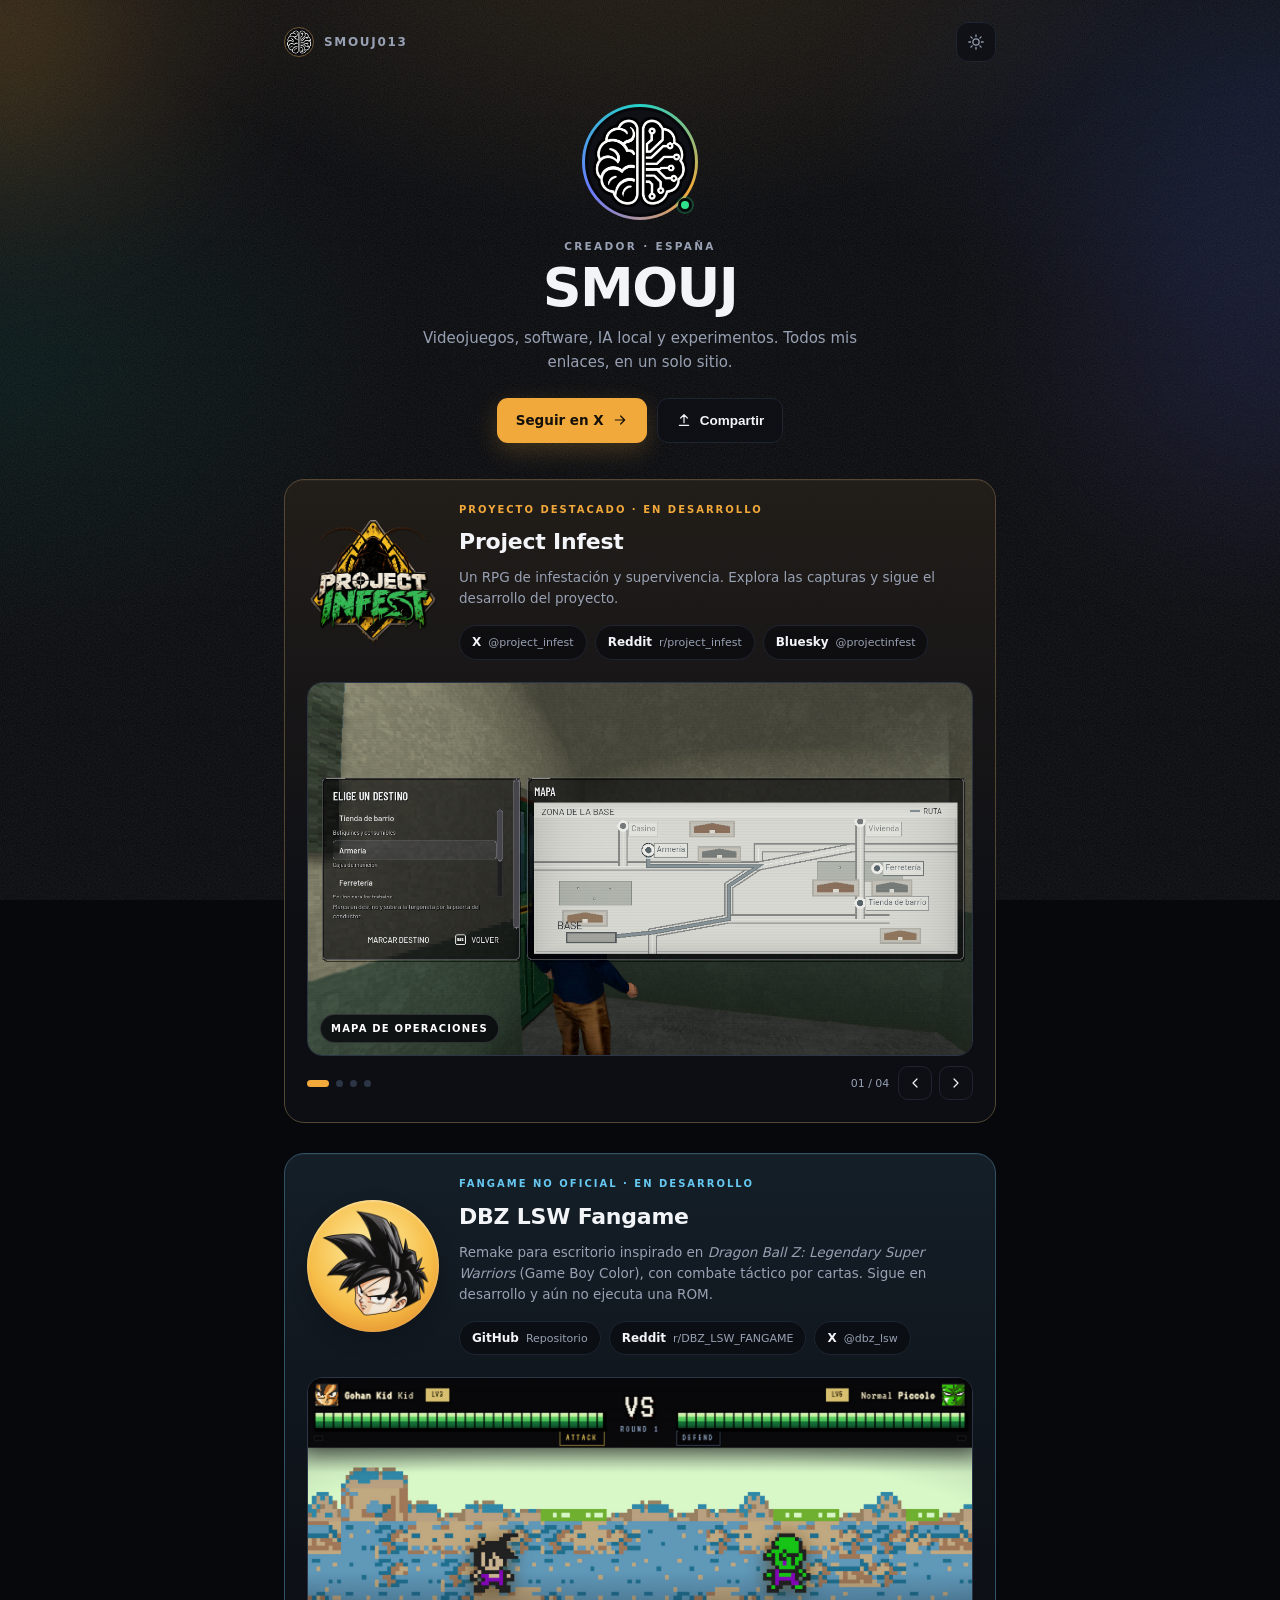
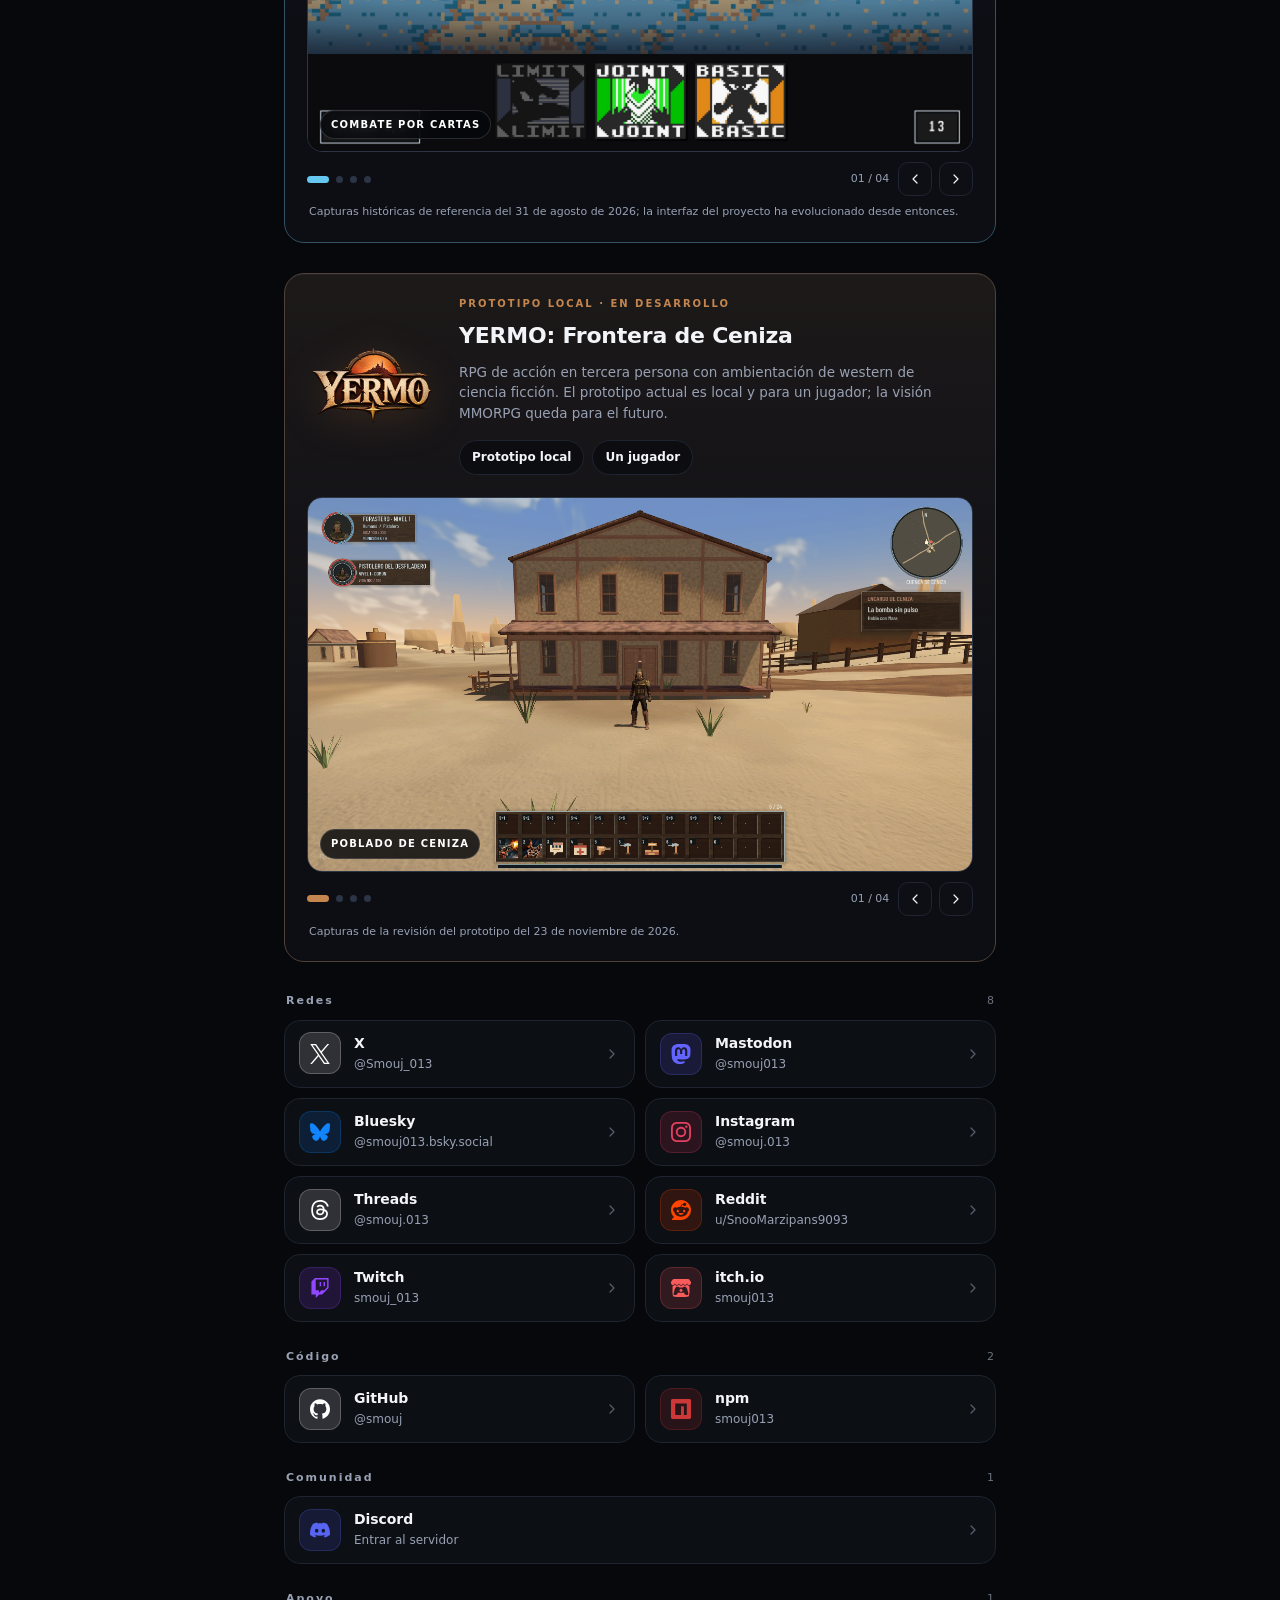
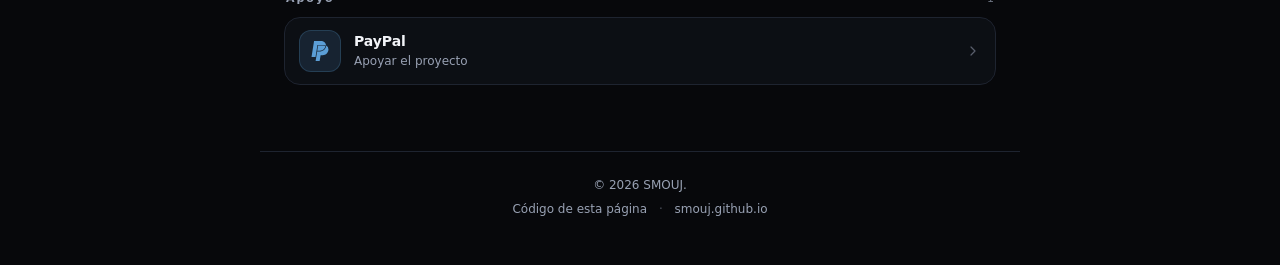
<file: index.html>
<!doctype html>
<html lang="es" data-theme="dark">
<head>
<meta charset="utf-8" />
<meta name="viewport" content="width=device-width, initial-scale=1" />
<title>SMOUJ · Todos mis enlaces</title>
<meta name="description" content="Videojuegos, software, IA local y proyectos como YERMO, Project Infest y DBZ LSW. Todos los enlaces de SMOUJ en un solo lugar." />
<link rel="canonical" href="https://smouj.github.io/" />
<meta name="theme-color" content="#07080b" />
<meta property="og:type" content="website" />
<meta property="og:title" content="SMOUJ · Todos mis enlaces" />
<meta property="og:description" content="Videojuegos, software, IA local y proyectos como YERMO, Project Infest y DBZ LSW. Un solo enlace para encontrarme." />
<meta property="og:url" content="https://smouj.github.io/" />
<meta property="og:image" content="https://smouj.github.io/assets/og.png" />
<meta property="og:image:width" content="1200" />
<meta property="og:image:height" content="630" />
<meta name="twitter:card" content="summary_large_image" />
<meta name="twitter:site" content="@Smouj_013" />
<meta name="twitter:title" content="SMOUJ · Todos mis enlaces" />
<meta name="twitter:description" content="Videojuegos, software, IA local y experimentos. Un solo enlace para encontrarme." />
<meta name="twitter:image" content="https://smouj.github.io/assets/og.png" />
<link rel="icon" href="assets/favicon-32.png" sizes="32x32" type="image/png" />
<link rel="icon" href="assets/favicon-192.png" sizes="192x192" type="image/png" />
<link rel="apple-touch-icon" href="assets/apple-touch-icon.png" />
<link rel="manifest" href="site.webmanifest" />
<link rel="stylesheet" href="assets/styles.css" />
<script type="application/ld+json">
{
  "@context": "https://schema.org",
  "@type": "Person",
  "name": "SMOUJ",
  "alternateName": "SMOUJ013",
  "url": "https://smouj.github.io/",
  "image": "https://smouj.github.io/assets/avatar.png",
  "jobTitle": "Creador de videojuegos y software",
  "sameAs": [
    "https://github.com/smouj",
    "https://x.com/Smouj_013",
    "https://mastodon.social/@smouj013",
    "https://bsky.app/profile/smouj013.bsky.social",
    "https://www.instagram.com/smouj.013",
    "https://www.threads.net/@smouj.013",
    "https://www.reddit.com/user/SnooMarzipans9093",
    "https://www.twitch.tv/smouj_013",
    "https://smouj013.itch.io/",
    "https://www.npmjs.com/~smouj013"
  ]
}
</script>
</head>
<body>
<a class="skip" href="#contenido">Saltar al contenido</a>
<div class="backdrop" aria-hidden="true">
  <span class="orb orb-a"></span>
  <span class="orb orb-b"></span>
  <span class="grain"></span>
</div>

<header class="topbar">
  <a class="brand" href="/" aria-label="Inicio">
    <img class="brand-mark" src="assets/avatar.png" alt="" width="30" height="30" />
    <span class="brand-text">SMOUJ013</span>
  </a>
  <button class="icon-btn" id="theme-toggle" type="button" aria-label="Cambiar a tema claro" aria-pressed="false">
    <svg class="i-sun" viewBox="0 0 24 24" aria-hidden="true"><circle cx="12" cy="12" r="4.2"/><path d="M12 2.5v2.2M12 19.3v2.2M2.5 12h2.2M19.3 12h2.2M5.2 5.2l1.6 1.6M17.2 17.2l1.6 1.6M18.8 5.2l-1.6 1.6M6.8 17.2l-1.6 1.6"/></svg>
    <svg class="i-moon" viewBox="0 0 24 24" aria-hidden="true"><path d="M20.5 14.6A8.6 8.6 0 0 1 9.4 3.5 8.8 8.8 0 1 0 20.5 14.6Z"/></svg>
  </button>
</header>

<main id="contenido">
  <section class="hero">
    <div class="avatar">
      <img src="assets/avatar.png" alt="Avatar de SMOUJ" width="112" height="112" />
      <span class="status" title="Disponible"></span>
    </div>
    <p class="eyebrow">CREADOR · ESPAÑA</p>
    <h1>SMOUJ</h1>
    <p class="lede">Videojuegos, software, IA local y experimentos. Todos mis enlaces, en un solo sitio.</p>

    <div class="actions">
      <a class="btn btn-primary" href="https://x.com/Smouj_013" target="_blank" rel="me noopener">
        Seguir en X
        <svg viewBox="0 0 24 24" aria-hidden="true"><path d="M5 12h13M13 6l6 6-6 6"/></svg>
      </a>
      <button class="btn btn-ghost" id="share" type="button">
        <svg viewBox="0 0 24 24" aria-hidden="true"><path d="M12 16V4M7 9l5-5 5 5M5 20h14"/></svg>
        Compartir
      </button>
    </div>
  </section>

  <section class="project reveal" style="--i:0" aria-labelledby="project-title">
    <div class="project-heading">
      <img class="project-logo" src="assets/projects/project-infest/logo.png" alt="Logotipo de Project Infest" width="144" height="144" decoding="async" />
      <div class="project-intro">
        <p class="kicker">PROYECTO DESTACADO · EN DESARROLLO</p>
        <h2 id="project-title">Project Infest</h2>
        <p class="project-copy">Un RPG de infestación y supervivencia. Explora las capturas y sigue el desarrollo del proyecto.</p>
        <div class="chips">
          <a class="chip" href="https://x.com/project_infest" target="_blank" rel="noopener">X <span>@project_infest</span></a>
          <a class="chip" href="https://www.reddit.com/r/project_infest/" target="_blank" rel="noopener">Reddit <span>r/project_infest</span></a>
          <a class="chip" href="https://bsky.app/profile/projectinfest.bsky.social" target="_blank" rel="noopener">Bluesky <span>@projectinfest</span></a>
        </div>
      </div>
    </div>

    <div class="project-gallery" data-gallery role="region" aria-label="Galería de capturas de Project Infest">
      <div class="gallery-stage">
        <figure class="gallery-slide" data-gallery-slide aria-label="1 de 4: Mapa de destinos">
          <img src="assets/projects/project-infest/mapa-de-destinos.png" alt="Mapa de destinos y rutas disponible desde la base de operaciones." width="1280" height="720" loading="lazy" decoding="async" />
          <figcaption>Mapa de operaciones</figcaption>
        </figure>
        <figure class="gallery-slide" data-gallery-slide aria-label="2 de 4: Salida de la base" hidden>
          <img src="assets/projects/project-infest/salida-de-base.png" alt="Confirmación de salida desde la base antes de viajar a una zona." width="1280" height="720" loading="lazy" decoding="async" />
          <figcaption>Preparar una salida</figcaption>
        </figure>
        <figure class="gallery-slide" data-gallery-slide aria-label="3 de 4: Recuperación de muestras" hidden>
          <img src="assets/projects/project-infest/recuperacion-de-muestras.png" alt="Resumen de especímenes recuperados al volver a la base." width="1280" height="720" loading="lazy" decoding="async" />
          <figcaption>Recuperación de muestras</figcaption>
        </figure>
        <figure class="gallery-slide" data-gallery-slide aria-label="4 de 4: Ferretería y equipo" hidden>
          <img src="assets/projects/project-infest/ferreteria-y-equipo.png" alt="Selección de una herramienta en la ferretería del juego." width="1280" height="720" loading="lazy" decoding="async" />
          <figcaption>Equipo y suministros</figcaption>
        </figure>
      </div>
      <div class="gallery-meta">
        <div class="gallery-dots" role="group" aria-label="Elegir captura">
          <button class="gallery-dot" type="button" data-gallery-dot="0" aria-label="Mostrar captura 1 de 4" aria-pressed="true"></button>
          <button class="gallery-dot" type="button" data-gallery-dot="1" aria-label="Mostrar captura 2 de 4" aria-pressed="false"></button>
          <button class="gallery-dot" type="button" data-gallery-dot="2" aria-label="Mostrar captura 3 de 4" aria-pressed="false"></button>
          <button class="gallery-dot" type="button" data-gallery-dot="3" aria-label="Mostrar captura 4 de 4" aria-pressed="false"></button>
        </div>
        <div class="gallery-controls">
          <span class="gallery-count" data-gallery-count aria-live="polite">01 / 04</span>
          <button class="gallery-control" type="button" data-gallery-prev aria-label="Captura anterior">
            <svg viewBox="0 0 24 24" aria-hidden="true"><path d="m15 18-6-6 6-6"/></svg>
          </button>
          <button class="gallery-control" type="button" data-gallery-next aria-label="Captura siguiente">
            <svg viewBox="0 0 24 24" aria-hidden="true"><path d="m9 18 6-6-6-6"/></svg>
          </button>
        </div>
      </div>
    </div>
  </section>

  <section class="project project-dbz reveal" style="--i:1" aria-labelledby="dbz-project-title">
    <div class="project-heading">
      <img class="project-logo" src="assets/projects/dbz-lsw/logo.png" alt="Icono del fangame DBZ LSW" width="144" height="144" decoding="async" />
      <div class="project-intro">
        <p class="kicker">FANGAME NO OFICIAL · EN DESARROLLO</p>
        <h2 id="dbz-project-title">DBZ LSW Fangame</h2>
        <p class="project-copy">Remake para escritorio inspirado en <em>Dragon Ball Z: Legendary Super Warriors</em> (Game Boy Color), con combate táctico por cartas. Sigue en desarrollo y aún no ejecuta una ROM.</p>
        <div class="chips">
          <a class="chip" href="https://github.com/smouj/dbz-lsw-fangame" target="_blank" rel="noopener">GitHub <span>Repositorio</span></a>
          <a class="chip" href="https://www.reddit.com/r/DBZ_LSW_FANGAME/" target="_blank" rel="noopener">Reddit <span>r/DBZ_LSW_FANGAME</span></a>
          <a class="chip" href="https://x.com/dbz_lsw" target="_blank" rel="noopener">X <span>@dbz_lsw</span></a>
        </div>
      </div>
    </div>

    <div class="project-gallery" data-gallery role="region" aria-label="Galería de capturas históricas de DBZ LSW">
      <div class="gallery-stage">
        <figure class="gallery-slide" data-gallery-slide aria-label="1 de 4: Combate">
          <img src="assets/projects/dbz-lsw/combate.png" alt="Captura histórica de un combate entre Gohan Niño y Piccolo en la arena." width="1410" height="792" loading="lazy" decoding="async" />
          <figcaption>Combate por cartas</figcaption>
        </figure>
        <figure class="gallery-slide" data-gallery-slide aria-label="2 de 4: Selección de personajes" hidden>
          <img src="assets/projects/dbz-lsw/personajes.png" alt="Captura histórica de la selección de personajes y la ficha de Gohan Niño." width="1410" height="792" loading="lazy" decoding="async" />
          <figcaption>Personajes y formas</figcaption>
        </figure>
        <figure class="gallery-slide" data-gallery-slide aria-label="3 de 4: Editor de mazo" hidden>
          <img src="assets/projects/dbz-lsw/mazo.png" alt="Captura histórica del editor de mazos y sus cartas de combate." width="1410" height="792" loading="lazy" decoding="async" />
          <figcaption>Editor de mazos</figcaption>
        </figure>
        <figure class="gallery-slide" data-gallery-slide aria-label="4 de 4: Modo historia" hidden>
          <img src="assets/projects/dbz-lsw/historia.png" alt="Captura histórica del modo historia y sus capítulos." width="1410" height="792" loading="lazy" decoding="async" />
          <figcaption>Modo historia</figcaption>
        </figure>
      </div>
      <div class="gallery-meta">
        <div class="gallery-dots" role="group" aria-label="Elegir captura de DBZ LSW">
          <button class="gallery-dot" type="button" data-gallery-dot="0" aria-label="Mostrar captura 1 de 4" aria-pressed="true"></button>
          <button class="gallery-dot" type="button" data-gallery-dot="1" aria-label="Mostrar captura 2 de 4" aria-pressed="false"></button>
          <button class="gallery-dot" type="button" data-gallery-dot="2" aria-label="Mostrar captura 3 de 4" aria-pressed="false"></button>
          <button class="gallery-dot" type="button" data-gallery-dot="3" aria-label="Mostrar captura 4 de 4" aria-pressed="false"></button>
        </div>
        <div class="gallery-controls">
          <span class="gallery-count" data-gallery-count aria-live="polite">01 / 04</span>
          <button class="gallery-control" type="button" data-gallery-prev aria-label="Captura anterior">
            <svg viewBox="0 0 24 24" aria-hidden="true"><path d="m15 18-6-6 6-6"/></svg>
          </button>
          <button class="gallery-control" type="button" data-gallery-next aria-label="Captura siguiente">
            <svg viewBox="0 0 24 24" aria-hidden="true"><path d="m9 18 6-6-6-6"/></svg>
          </button>
        </div>
      </div>
      <p class="gallery-note">Capturas históricas de referencia del 31 de agosto de 2026; la interfaz del proyecto ha evolucionado desde entonces.</p>
    </div>
  </section>

  <section class="project project-yermo reveal" style="--i:2" aria-labelledby="yermo-project-title">
    <div class="project-heading">
      <img class="project-logo" src="assets/projects/yermo/logo.png" alt="Logotipo de YERMO" width="132" height="132" decoding="async" />
      <div class="project-intro">
        <p class="kicker">PROTOTIPO LOCAL · EN DESARROLLO</p>
        <h2 id="yermo-project-title">YERMO: Frontera de Ceniza</h2>
        <p class="project-copy">RPG de acción en tercera persona con ambientación de western de ciencia ficción. El prototipo actual es local y para un jugador; la visión MMORPG queda para el futuro.</p>
        <div class="chips" role="group" aria-label="Estado de YERMO">
          <span class="project-tag">Prototipo local</span>
          <span class="project-tag">Un jugador</span>
        </div>
      </div>
    </div>

    <div class="project-gallery" data-gallery role="region" aria-label="Galería de capturas de YERMO">
      <div class="gallery-stage">
        <figure class="gallery-slide" data-gallery-slide aria-label="1 de 4: Poblado de Ceniza">
          <img src="assets/projects/yermo/ceniza-poblado.png" alt="El personaje explora un poblado de frontera en la región de Ceniza." width="1280" height="720" loading="lazy" decoding="async" />
          <figcaption>Poblado de Ceniza</figcaption>
        </figure>
        <figure class="gallery-slide" data-gallery-slide aria-label="2 de 4: Capilla de Ceniza" hidden>
          <img src="assets/projects/yermo/ceniza-este.png" alt="Personaje y habitante junto a una capilla en el asentamiento de Ceniza." width="1280" height="720" loading="lazy" decoding="async" />
          <figcaption>Encuentro en la frontera</figcaption>
        </figure>
        <figure class="gallery-slide" data-gallery-slide aria-label="3 de 4: Cañones de Ceniza" hidden>
          <img src="assets/projects/yermo/ceniza-vegetacion.png" alt="El viajero recorre un cañón desértico con vegetación dispersa." width="1280" height="720" loading="lazy" decoding="async" />
          <figcaption>Exploración del desierto</figcaption>
        </figure>
        <figure class="gallery-slide" data-gallery-slide aria-label="4 de 4: Creación de personaje" hidden>
          <img src="assets/projects/yermo/creacion-personaje.png" alt="Pantalla de creación de personaje con un viajero en el centro y opciones de origen." width="1280" height="720" loading="lazy" decoding="async" />
          <figcaption>Creación de personaje</figcaption>
        </figure>
      </div>
      <div class="gallery-meta">
        <div class="gallery-dots" role="group" aria-label="Elegir captura de YERMO">
          <button class="gallery-dot" type="button" data-gallery-dot="0" aria-label="Mostrar captura 1 de 4" aria-pressed="true"></button>
          <button class="gallery-dot" type="button" data-gallery-dot="1" aria-label="Mostrar captura 2 de 4" aria-pressed="false"></button>
          <button class="gallery-dot" type="button" data-gallery-dot="2" aria-label="Mostrar captura 3 de 4" aria-pressed="false"></button>
          <button class="gallery-dot" type="button" data-gallery-dot="3" aria-label="Mostrar captura 4 de 4" aria-pressed="false"></button>
        </div>
        <div class="gallery-controls">
          <span class="gallery-count" data-gallery-count aria-live="polite">01 / 04</span>
          <button class="gallery-control" type="button" data-gallery-prev aria-label="Captura anterior">
            <svg viewBox="0 0 24 24" aria-hidden="true"><path d="m15 18-6-6 6-6"/></svg>
          </button>
          <button class="gallery-control" type="button" data-gallery-next aria-label="Captura siguiente">
            <svg viewBox="0 0 24 24" aria-hidden="true"><path d="m9 18 6-6-6-6"/></svg>
          </button>
        </div>
      </div>
      <p class="gallery-note">Capturas de la revisión del prototipo del 23 de noviembre de 2026.</p>
    </div>
  </section>

  <section class="group reveal" style="--i:3" aria-labelledby="redes-title">
    <div class="group-head"><h2 id="redes-title">Redes</h2><span>8</span></div>
    <ul class="grid">
      <li><a class="card" data-brand="x" href="https://x.com/Smouj_013" target="_blank" rel="me noopener">
        <span class="tile" aria-hidden="true"><svg viewBox="0 0 24 24" focusable="false"><path d="M14.234 10.162 22.977 0h-2.072l-7.591 8.824L7.251 0H.258l9.168 13.343L.258 24H2.33l8.016-9.318L16.749 24h6.993zm-2.837 3.299-.929-1.329L3.076 1.56h3.182l5.965 8.532.929 1.329 7.754 11.09h-3.182z"/></svg></span>
        <span class="meta"><span class="name">X</span><span class="handle">@Smouj_013</span></span>
        <svg class="chev" viewBox="0 0 24 24" aria-hidden="true"><path d="M9 6l6 6-6 6"/></svg>
      </a></li>
      <li><a class="card" data-brand="mastodon" href="https://mastodon.social/@smouj013" target="_blank" rel="me noopener">
        <span class="tile" aria-hidden="true"><svg viewBox="0 0 24 24" focusable="false"><path d="M23.268 5.313c-.35-2.578-2.617-4.61-5.304-5.004C17.51.242 15.792 0 11.813 0h-.03c-3.98 0-4.835.242-5.288.309C3.882.692 1.496 2.518.917 5.127.64 6.412.61 7.837.661 9.143c.074 1.874.088 3.745.26 5.611.118 1.24.325 2.47.62 3.68.55 2.237 2.777 4.098 4.96 4.857 2.336.792 4.849.923 7.256.38.265-.061.527-.132.786-.213.585-.184 1.27-.39 1.774-.753a.057.057 0 0 0 .023-.043v-1.809a.052.052 0 0 0-.02-.041.053.053 0 0 0-.046-.01 20.282 20.282 0 0 1-4.709.545c-2.73 0-3.463-1.284-3.674-1.818a5.593 5.593 0 0 1-.319-1.433.053.053 0 0 1 .066-.054c1.517.363 3.072.546 4.632.546.376 0 .75 0 1.125-.01 1.57-.044 3.224-.124 4.768-.422.038-.008.077-.015.11-.024 2.435-.464 4.753-1.92 4.989-5.604.008-.145.03-1.52.03-1.67.002-.512.167-3.63-.024-5.545zm-3.748 9.195h-2.561V8.29c0-1.309-.55-1.976-1.67-1.976-1.23 0-1.846.79-1.846 2.35v3.403h-2.546V8.663c0-1.56-.617-2.35-1.848-2.35-1.112 0-1.668.668-1.67 1.977v6.218H4.822V8.102c0-1.31.337-2.35 1.011-3.12.696-.77 1.608-1.164 2.74-1.164 1.311 0 2.302.5 2.962 1.498l.638 1.06.638-1.06c.66-.999 1.65-1.498 2.96-1.498 1.13 0 2.043.395 2.74 1.164.675.77 1.012 1.81 1.012 3.12z"/></svg></span>
        <span class="meta"><span class="name">Mastodon</span><span class="handle">@smouj013</span></span>
        <svg class="chev" viewBox="0 0 24 24" aria-hidden="true"><path d="M9 6l6 6-6 6"/></svg>
      </a></li>
      <li><a class="card" data-brand="bluesky" href="https://bsky.app/profile/smouj013.bsky.social" target="_blank" rel="me noopener">
        <span class="tile" aria-hidden="true"><svg viewBox="0 0 24 24" focusable="false"><path d="M5.202 2.857C7.954 4.922 10.913 9.11 12 11.358c1.087-2.247 4.046-6.436 6.798-8.501C20.783 1.366 24 .213 24 3.883c0 .732-.42 6.156-.667 7.037-.856 3.061-3.978 3.842-6.755 3.37 4.854.826 6.089 3.562 3.422 6.299-5.065 5.196-7.28-1.304-7.847-2.97-.104-.305-.152-.448-.153-.327 0-.121-.05.022-.153.327-.568 1.666-2.782 8.166-7.847 2.97-2.667-2.737-1.432-5.473 3.422-6.3-2.777.473-5.899-.308-6.755-3.369C.42 10.04 0 4.615 0 3.883c0-3.67 3.217-2.517 5.202-1.026"/></svg></span>
        <span class="meta"><span class="name">Bluesky</span><span class="handle">@smouj013.bsky.social</span></span>
        <svg class="chev" viewBox="0 0 24 24" aria-hidden="true"><path d="M9 6l6 6-6 6"/></svg>
      </a></li>
      <li><a class="card" data-brand="instagram" href="https://www.instagram.com/smouj.013" target="_blank" rel="me noopener">
        <span class="tile" aria-hidden="true"><svg viewBox="0 0 24 24" focusable="false"><path d="M7.0301.084c-1.2768.0602-2.1487.264-2.911.5634-.7888.3075-1.4575.72-2.1228 1.3877-.6652.6677-1.075 1.3368-1.3802 2.127-.2954.7638-.4956 1.6365-.552 2.914-.0564 1.2775-.0689 1.6882-.0626 4.947.0062 3.2586.0206 3.6671.0825 4.9473.061 1.2765.264 2.1482.5635 2.9107.308.7889.72 1.4573 1.388 2.1228.6679.6655 1.3365 1.0743 2.1285 1.38.7632.295 1.6361.4961 2.9134.552 1.2773.056 1.6884.069 4.9462.0627 3.2578-.0062 3.668-.0207 4.9478-.0814 1.28-.0607 2.147-.2652 2.9098-.5633.7889-.3086 1.4578-.72 2.1228-1.3881.665-.6682 1.0745-1.3378 1.3795-2.1284.2957-.7632.4966-1.636.552-2.9124.056-1.2809.0692-1.6898.063-4.948-.0063-3.2583-.021-3.6668-.0817-4.9465-.0607-1.2797-.264-2.1487-.5633-2.9117-.3084-.7889-.72-1.4568-1.3876-2.1228C21.2982 1.33 20.628.9208 19.8378.6165 19.074.321 18.2017.1197 16.9244.0645 15.6471.0093 15.236-.005 11.977.0014 8.718.0076 8.31.0215 7.0301.0839m.1402 21.6932c-1.17-.0509-1.8053-.2453-2.2287-.408-.5606-.216-.96-.4771-1.3819-.895-.422-.4178-.6811-.8186-.9-1.378-.1644-.4234-.3624-1.058-.4171-2.228-.0595-1.2645-.072-1.6442-.079-4.848-.007-3.2037.0053-3.583.0607-4.848.05-1.169.2456-1.805.408-2.2282.216-.5613.4762-.96.895-1.3816.4188-.4217.8184-.6814 1.3783-.9003.423-.1651 1.0575-.3614 2.227-.4171 1.2655-.06 1.6447-.072 4.848-.079 3.2033-.007 3.5835.005 4.8495.0608 1.169.0508 1.8053.2445 2.228.408.5608.216.96.4754 1.3816.895.4217.4194.6816.8176.9005 1.3787.1653.4217.3617 1.056.4169 2.2263.0602 1.2655.0739 1.645.0796 4.848.0058 3.203-.0055 3.5834-.061 4.848-.051 1.17-.245 1.8055-.408 2.2294-.216.5604-.4763.96-.8954 1.3814-.419.4215-.8181.6811-1.3783.9-.4224.1649-1.0577.3617-2.2262.4174-1.2656.0595-1.6448.072-4.8493.079-3.2045.007-3.5825-.006-4.848-.0608M16.953 5.5864A1.44 1.44 0 1 0 18.39 4.144a1.44 1.44 0 0 0-1.437 1.4424M5.8385 12.012c.0067 3.4032 2.7706 6.1557 6.173 6.1493 3.4026-.0065 6.157-2.7701 6.1506-6.1733-.0065-3.4032-2.771-6.1565-6.174-6.1498-3.403.0067-6.156 2.771-6.1496 6.1738M8 12.0077a4 4 0 1 1 4.008 3.9921A3.9996 3.9996 0 0 1 8 12.0077"/></svg></span>
        <span class="meta"><span class="name">Instagram</span><span class="handle">@smouj.013</span></span>
        <svg class="chev" viewBox="0 0 24 24" aria-hidden="true"><path d="M9 6l6 6-6 6"/></svg>
      </a></li>
      <li><a class="card" data-brand="threads" href="https://www.threads.net/@smouj.013" target="_blank" rel="me noopener">
        <span class="tile" aria-hidden="true"><svg viewBox="0 0 24 24" focusable="false"><path d="M12.186 24h-.007c-3.581-.024-6.334-1.205-8.184-3.509C2.35 18.44 1.5 15.586 1.472 12.01v-.017c.03-3.579.879-6.43 2.525-8.482C5.845 1.205 8.6.024 12.18 0h.014c2.746.02 5.043.725 6.826 2.098 1.677 1.29 2.858 3.13 3.509 5.467l-2.04.569c-1.104-3.96-3.898-5.984-8.304-6.015-2.91.022-5.11.936-6.54 2.717C4.307 6.504 3.616 8.914 3.589 12c.027 3.086.718 5.496 2.057 7.164 1.43 1.783 3.631 2.698 6.54 2.717 2.623-.02 4.358-.631 5.8-2.045 1.647-1.613 1.618-3.593 1.09-4.798-.31-.71-.873-1.3-1.634-1.75-.192 1.352-.622 2.446-1.284 3.272-.886 1.102-2.14 1.704-3.73 1.79-1.202.065-2.361-.218-3.259-.801-1.063-.689-1.685-1.74-1.752-2.964-.065-1.19.408-2.285 1.33-3.082.88-.76 2.119-1.207 3.583-1.291a13.853 13.853 0 0 1 3.02.142c-.126-.742-.375-1.332-.75-1.757-.513-.586-1.308-.883-2.359-.89h-.029c-.844 0-1.992.232-2.721 1.32L7.734 7.847c.98-1.454 2.568-2.256 4.478-2.256h.044c3.194.02 5.097 1.975 5.287 5.388.108.046.216.094.321.142 1.49.7 2.58 1.761 3.154 3.07.797 1.82.871 4.79-1.548 7.158-1.85 1.81-4.094 2.628-7.277 2.65Zm1.003-11.69c-.242 0-.487.007-.739.021-1.836.103-2.98.946-2.916 2.143.067 1.256 1.452 1.839 2.784 1.767 1.224-.065 2.818-.543 3.086-3.71a10.5 10.5 0 0 0-2.215-.221z"/></svg></span>
        <span class="meta"><span class="name">Threads</span><span class="handle">@smouj.013</span></span>
        <svg class="chev" viewBox="0 0 24 24" aria-hidden="true"><path d="M9 6l6 6-6 6"/></svg>
      </a></li>
      <li><a class="card" data-brand="reddit" href="https://www.reddit.com/user/SnooMarzipans9093" target="_blank" rel="me noopener">
        <span class="tile" aria-hidden="true"><svg viewBox="0 0 24 24" focusable="false"><path d="M12 0C5.373 0 0 5.373 0 12c0 3.314 1.343 6.314 3.515 8.485l-2.286 2.286C.775 23.225 1.097 24 1.738 24H12c6.627 0 12-5.373 12-12S18.627 0 12 0Zm4.388 3.199c1.104 0 1.999.895 1.999 1.999 0 1.105-.895 2-1.999 2-.946 0-1.739-.657-1.947-1.539v.002c-1.147.162-2.032 1.15-2.032 2.341v.007c1.776.067 3.4.567 4.686 1.363.473-.363 1.064-.58 1.707-.58 1.547 0 2.802 1.254 2.802 2.802 0 1.117-.655 2.081-1.601 2.531-.088 3.256-3.637 5.876-7.997 5.876-4.361 0-7.905-2.617-7.998-5.87-.954-.447-1.614-1.415-1.614-2.538 0-1.548 1.255-2.802 2.803-2.802.645 0 1.239.218 1.712.585 1.275-.79 2.881-1.291 4.64-1.365v-.01c0-1.663 1.263-3.034 2.88-3.207.188-.911.993-1.595 1.959-1.595Zm-8.085 8.376c-.784 0-1.459.78-1.506 1.797-.047 1.016.64 1.429 1.426 1.429.786 0 1.371-.369 1.418-1.385.047-1.017-.553-1.841-1.338-1.841Zm7.406 0c-.786 0-1.385.824-1.338 1.841.047 1.017.634 1.385 1.418 1.385.785 0 1.473-.413 1.426-1.429-.046-1.017-.721-1.797-1.506-1.797Zm-3.703 4.013c-.974 0-1.907.048-2.77.135-.147.015-.241.168-.183.305.483 1.154 1.622 1.964 2.953 1.964 1.33 0 2.47-.81 2.953-1.964.057-.137-.037-.29-.184-.305-.863-.087-1.795-.135-2.769-.135Z"/></svg></span>
        <span class="meta"><span class="name">Reddit</span><span class="handle">u/SnooMarzipans9093</span></span>
        <svg class="chev" viewBox="0 0 24 24" aria-hidden="true"><path d="M9 6l6 6-6 6"/></svg>
      </a></li>
      <li><a class="card" data-brand="twitch" href="https://www.twitch.tv/smouj_013" target="_blank" rel="me noopener">
        <span class="tile" aria-hidden="true"><svg viewBox="0 0 24 24" focusable="false"><path d="M11.571 4.714h1.715v5.143H11.57zm4.715 0H18v5.143h-1.714zM6 0L1.714 4.286v15.428h5.143V24l4.286-4.286h3.428L22.286 12V0zm14.571 11.143l-3.428 3.428h-3.429l-3 3v-3H6.857V1.714h13.714Z"/></svg></span>
        <span class="meta"><span class="name">Twitch</span><span class="handle">smouj_013</span></span>
        <svg class="chev" viewBox="0 0 24 24" aria-hidden="true"><path d="M9 6l6 6-6 6"/></svg>
      </a></li>
      <li><a class="card" data-brand="itch" href="https://smouj013.itch.io/" target="_blank" rel="me noopener">
        <span class="tile" aria-hidden="true"><svg viewBox="0 0 24 24" focusable="false"><path d="M3.13 1.338C2.08 1.96.02 4.328 0 4.95v1.03c0 1.303 1.22 2.45 2.325 2.45 1.33 0 2.436-1.102 2.436-2.41 0 1.308 1.07 2.41 2.4 2.41 1.328 0 2.362-1.102 2.362-2.41 0 1.308 1.137 2.41 2.466 2.41h.024c1.33 0 2.466-1.102 2.466-2.41 0 1.308 1.034 2.41 2.363 2.41 1.33 0 2.4-1.102 2.4-2.41 0 1.308 1.106 2.41 2.435 2.41C22.78 8.43 24 7.282 24 5.98V4.95c-.02-.62-2.082-2.99-3.13-3.612-3.253-.114-5.508-.134-8.87-.133-3.362 0-7.945.053-8.87.133zm6.376 6.477a2.74 2.74 0 0 1-.468.602c-.5.49-1.19.795-1.947.795a2.786 2.786 0 0 1-1.95-.795c-.182-.178-.32-.37-.446-.59-.127.222-.303.412-.486.59a2.788 2.788 0 0 1-1.95.795c-.092 0-.187-.025-.264-.052-.107 1.113-.152 2.176-.168 2.95v.005l-.006 1.167c.02 2.334-.23 7.564 1.03 8.85 1.952.454 5.545.662 9.15.663 3.605 0 7.198-.21 9.15-.664 1.26-1.284 1.01-6.514 1.03-8.848l-.006-1.167v-.004c-.016-.775-.06-1.838-.168-2.95-.077.026-.172.052-.263.052a2.788 2.788 0 0 1-1.95-.795c-.184-.178-.36-.368-.486-.59-.127.22-.265.412-.447.59a2.786 2.786 0 0 1-1.95.794c-.76 0-1.446-.303-1.948-.793a2.74 2.74 0 0 1-.468-.602 2.738 2.738 0 0 1-.463.602 2.787 2.787 0 0 1-1.95.794h-.16a2.787 2.787 0 0 1-1.95-.793 2.738 2.738 0 0 1-.464-.602zm-2.004 2.59v.002c.795.002 1.5 0 2.373.953.687-.072 1.406-.108 2.125-.107.72 0 1.438.035 2.125.107.873-.953 1.578-.95 2.372-.953.376 0 1.876 0 2.92 2.934l1.123 4.028c.832 2.995-.266 3.068-1.636 3.07-2.03-.075-3.156-1.55-3.156-3.025-1.124.184-2.436.276-3.748.277-1.312 0-2.624-.093-3.748-.277 0 1.475-1.125 2.95-3.156 3.026-1.37-.004-2.468-.077-1.636-3.072l1.122-4.027c1.045-2.934 2.545-2.934 2.92-2.934zM12 12.714c-.002.002-2.14 1.964-2.523 2.662l1.4-.056v1.22c0 .056.56.033 1.123.007.562.026 1.124.05 1.124-.008v-1.22l1.4.055C14.138 14.677 12 12.713 12 12.713z"/></svg></span>
        <span class="meta"><span class="name">itch.io</span><span class="handle">smouj013</span></span>
        <svg class="chev" viewBox="0 0 24 24" aria-hidden="true"><path d="M9 6l6 6-6 6"/></svg>
      </a></li>
    </ul>
  </section>

  <section class="group reveal" style="--i:4" aria-labelledby="codigo-title">
    <div class="group-head"><h2 id="codigo-title">Código</h2><span>2</span></div>
    <ul class="grid">
      <li><a class="card" data-brand="github" href="https://github.com/smouj" target="_blank" rel="me noopener">
        <span class="tile" aria-hidden="true"><svg viewBox="0 0 24 24" focusable="false"><path d="M12 .297c-6.63 0-12 5.373-12 12 0 5.303 3.438 9.8 8.205 11.385.6.113.82-.258.82-.577 0-.285-.01-1.04-.015-2.04-3.338.724-4.042-1.61-4.042-1.61C4.422 18.07 3.633 17.7 3.633 17.7c-1.087-.744.084-.729.084-.729 1.205.084 1.838 1.236 1.838 1.236 1.07 1.835 2.809 1.305 3.495.998.108-.776.417-1.305.76-1.605-2.665-.3-5.466-1.332-5.466-5.93 0-1.31.465-2.38 1.235-3.22-.135-.303-.54-1.523.105-3.176 0 0 1.005-.322 3.3 1.23.96-.267 1.98-.399 3-.405 1.02.006 2.04.138 3 .405 2.28-1.552 3.285-1.23 3.285-1.23.645 1.653.24 2.873.12 3.176.765.84 1.23 1.91 1.23 3.22 0 4.61-2.805 5.625-5.475 5.92.42.36.81 1.096.81 2.22 0 1.606-.015 2.896-.015 3.286 0 .315.21.69.825.57C20.565 22.092 24 17.592 24 12.297c0-6.627-5.373-12-12-12"/></svg></span>
        <span class="meta"><span class="name">GitHub</span><span class="handle">@smouj</span></span>
        <svg class="chev" viewBox="0 0 24 24" aria-hidden="true"><path d="M9 6l6 6-6 6"/></svg>
      </a></li>
      <li><a class="card" data-brand="npm" href="https://www.npmjs.com/~smouj013" target="_blank" rel="me noopener">
        <span class="tile" aria-hidden="true"><svg viewBox="0 0 24 24" focusable="false"><path d="M1.763 0C.786 0 0 .786 0 1.763v20.474C0 23.214.786 24 1.763 24h20.474c.977 0 1.763-.786 1.763-1.763V1.763C24 .786 23.214 0 22.237 0zM5.13 5.323l13.837.019-.009 13.836h-3.464l.01-10.382h-3.456L12.04 19.17H5.113z"/></svg></span>
        <span class="meta"><span class="name">npm</span><span class="handle">smouj013</span></span>
        <svg class="chev" viewBox="0 0 24 24" aria-hidden="true"><path d="M9 6l6 6-6 6"/></svg>
      </a></li>
    </ul>
  </section>

  <section class="group reveal" style="--i:5" aria-labelledby="comunidad-title">
    <div class="group-head"><h2 id="comunidad-title">Comunidad</h2><span>1</span></div>
    <ul class="grid">
      <li><a class="card" data-brand="discord" href="https://discord.gg/BVWXWY5eUT" target="_blank" rel="noopener">
        <span class="tile" aria-hidden="true"><svg viewBox="0 0 24 24" focusable="false"><path d="M20.317 4.3698a19.7913 19.7913 0 00-4.8851-1.5152.0741.0741 0 00-.0785.0371c-.211.3753-.4447.8648-.6083 1.2495-1.8447-.2762-3.68-.2762-5.4868 0-.1636-.3933-.4058-.8742-.6177-1.2495a.077.077 0 00-.0785-.037 19.7363 19.7363 0 00-4.8852 1.515.0699.0699 0 00-.0321.0277C.5334 9.0458-.319 13.5799.0992 18.0578a.0824.0824 0 00.0312.0561c2.0528 1.5076 4.0413 2.4228 5.9929 3.0294a.0777.0777 0 00.0842-.0276c.4616-.6304.8731-1.2952 1.226-1.9942a.076.076 0 00-.0416-.1057c-.6528-.2476-1.2743-.5495-1.8722-.8923a.077.077 0 01-.0076-.1277c.1258-.0943.2517-.1923.3718-.2914a.0743.0743 0 01.0776-.0105c3.9278 1.7933 8.18 1.7933 12.0614 0a.0739.0739 0 01.0785.0095c.1202.099.246.1981.3728.2924a.077.077 0 01-.0066.1276 12.2986 12.2986 0 01-1.873.8914.0766.0766 0 00-.0407.1067c.3604.698.7719 1.3628 1.225 1.9932a.076.076 0 00.0842.0286c1.961-.6067 3.9495-1.5219 6.0023-3.0294a.077.077 0 00.0313-.0552c.5004-5.177-.8382-9.6739-3.5485-13.6604a.061.061 0 00-.0312-.0286zM8.02 15.3312c-1.1825 0-2.1569-1.0857-2.1569-2.419 0-1.3332.9555-2.4189 2.157-2.4189 1.2108 0 2.1757 1.0952 2.1568 2.419 0 1.3332-.9555 2.4189-2.1569 2.4189zm7.9748 0c-1.1825 0-2.1569-1.0857-2.1569-2.419 0-1.3332.9554-2.4189 2.1569-2.4189 1.2108 0 2.1757 1.0952 2.1568 2.419 0 1.3332-.946 2.4189-2.1568 2.4189Z"/></svg></span>
        <span class="meta"><span class="name">Discord</span><span class="handle">Entrar al servidor</span></span>
        <svg class="chev" viewBox="0 0 24 24" aria-hidden="true"><path d="M9 6l6 6-6 6"/></svg>
      </a></li>
    </ul>
  </section>

  <section class="group reveal" style="--i:6" aria-labelledby="apoyo-title">
    <div class="group-head"><h2 id="apoyo-title">Apoyo</h2><span>1</span></div>
    <ul class="grid">
      <li><a class="card" data-brand="paypal" href="https://www.paypal.com/ncp/payment/XUY7RB9X2JE2G" target="_blank" rel="noopener">
        <span class="tile" aria-hidden="true"><svg viewBox="0 0 24 24" focusable="false"><path d="M15.607 4.653H8.941L6.645 19.251H1.82L4.862 0h7.995c3.754 0 6.375 2.294 6.473 5.513-.648-.478-2.105-.86-3.722-.86m6.57 5.546c0 3.41-3.01 6.853-6.958 6.853h-2.493L11.595 24H6.74l1.845-11.538h3.592c4.208 0 7.346-3.634 7.153-6.949a5.24 5.24 0 0 1 2.848 4.686M9.653 5.546h6.408c.907 0 1.942.222 2.363.541-.195 2.741-2.655 5.483-6.441 5.483H8.714Z"/></svg></span>
        <span class="meta"><span class="name">PayPal</span><span class="handle">Apoyar el proyecto</span></span>
        <svg class="chev" viewBox="0 0 24 24" aria-hidden="true"><path d="M9 6l6 6-6 6"/></svg>
      </a></li>
    </ul>
  </section>
</main>

<footer class="footer">
  <p>© <span id="year">2026</span> SMOUJ.</p>
  <p class="footer-links">
    <a href="https://github.com/smouj/smouj.github.io" target="_blank" rel="noopener">Código de esta página</a>
    <span aria-hidden="true">·</span>
    <a href="https://smouj.github.io/">smouj.github.io</a>
  </p>
</footer>

<div class="toast" id="toast" role="status" aria-live="polite"></div>
<script src="assets/app.js" defer></script>
</body>
</html>
</file>
<file: assets/styles.css>
:root {
  --bg: #07080b;
  --surface: #0e1016;
  --surface-2: #12151c;
  --line: #1e2430;
  --line-strong: #2c3546;
  --text: #f2f4f8;
  --muted: #98a1b3;
  --accent: #f2a93b;
  --accent-ink: #14100a;
  --shadow: 0 18px 40px rgba(0, 0, 0, .45);
  --radius: 16px;
  --max: 760px;
  color-scheme: dark;
}

[data-theme="light"] {
  --bg: #f7f5f0;
  --surface: #ffffff;
  --surface-2: #fbfaf7;
  --line: #e5e0d6;
  --line-strong: #d3ccbe;
  --text: #16181d;
  --muted: #666f7f;
  --accent: #b97411;
  --accent-ink: #fffaf0;
  --shadow: 0 18px 40px rgba(24, 20, 12, .08);
  color-scheme: light;
}

* { box-sizing: border-box; }

html { -webkit-text-size-adjust: 100%; }

body {
  margin: 0;
  min-height: 100dvh;
  background: var(--bg);
  color: var(--text);
  font-family: "Segoe UI Variable Text", "Segoe UI", Inter, system-ui, -apple-system, "Helvetica Neue", Arial, sans-serif;
  font-size: 16px;
  line-height: 1.55;
  -webkit-font-smoothing: antialiased;
  overflow-x: hidden;
}

a { color: inherit; }

.skip {
  position: absolute;
  left: -9999px;
  top: 0;
  background: var(--accent);
  color: var(--accent-ink);
  padding: 10px 14px;
  border-radius: 0 0 10px 0;
  z-index: 50;
}
.skip:focus { left: 0; }

.backdrop {
  position: fixed;
  inset: 0;
  z-index: -1;
  overflow: hidden;
  background:
    radial-gradient(900px 520px at 50% -10%, rgba(242, 169, 59, .12), transparent 60%),
    radial-gradient(760px 420px at 100% 10%, rgba(72, 116, 255, .10), transparent 60%),
    radial-gradient(700px 500px at 0% 40%, rgba(0, 200, 180, .07), transparent 60%);
}

.orb {
  position: absolute;
  border-radius: 50%;
  filter: blur(70px);
  opacity: .5;
}
.orb-a {
  width: 420px; height: 420px;
  left: -140px; top: -120px;
  background: radial-gradient(circle at 30% 30%, rgba(242, 169, 59, .55), transparent 65%);
  animation: ambient-drift-a 42s ease-in-out infinite alternate;
}
.orb-b {
  width: 520px; height: 520px;
  right: -200px; top: 120px;
  background: radial-gradient(circle at 60% 40%, rgba(88, 101, 242, .35), transparent 65%);
  animation: ambient-drift-b 56s ease-in-out infinite alternate;
}

@keyframes ambient-drift-a {
  from { transform: translate3d(0, 0, 0) scale(.98); }
  to { transform: translate3d(24px, 18px, 0) scale(1.04); }
}

@keyframes ambient-drift-b {
  from { transform: translate3d(0, 0, 0) scale(1.02); }
  to { transform: translate3d(-28px, 20px, 0) scale(.97); }
}

.grain {
  position: absolute;
  inset: 0;
  opacity: .35;
  background-image: url("data:image/svg+xml,%3Csvg xmlns='http://www.w3.org/2000/svg' width='120' height='120'%3E%3Cfilter id='n'%3E%3CfeTurbulence type='fractalNoise' baseFrequency='.9' numOctaves='3' stitchTiles='stitch'/%3E%3C/filter%3E%3Crect width='100%25' height='100%25' filter='url(%23n)' opacity='.35'/%3E%3C/svg%3E");
  mix-blend-mode: overlay;
  pointer-events: none;
}

.topbar {
  max-width: var(--max);
  margin: 0 auto;
  padding: 22px 24px 0;
  display: flex;
  align-items: center;
  justify-content: space-between;
}

.brand {
  display: inline-flex;
  align-items: center;
  gap: 10px;
  text-decoration: none;
  font-size: 12px;
  letter-spacing: .14em;
  color: var(--muted);
  font-weight: 600;
}
.brand-mark {
  display: block;
  flex: none;
  width: 30px;
  height: 30px;
  object-fit: cover;
  border-radius: 50%;
  border: 1px solid color-mix(in srgb, var(--accent) 40%, var(--line));
  background: var(--surface);
}
.brand:hover .brand-text { color: var(--text); }

.icon-btn {
  width: 40px; height: 40px;
  display: grid; place-items: center;
  border-radius: 12px;
  border: 1px solid var(--line);
  background: color-mix(in srgb, var(--surface) 80%, transparent);
  color: var(--muted);
  cursor: pointer;
  transition: color .2s, border-color .2s, transform .2s;
}
.icon-btn:hover { color: var(--text); border-color: var(--line-strong); transform: translateY(-1px); }
.icon-btn svg { width: 18px; height: 18px; fill: none; stroke: currentColor; stroke-width: 1.7; stroke-linecap: round; stroke-linejoin: round; }
.i-moon { display: none; }
[data-theme="light"] .i-sun { display: none; }
[data-theme="light"] .i-moon { display: block; }

main {
  max-width: var(--max);
  margin: 0 auto;
  padding: 8px 24px 40px;
}

.hero { text-align: center; padding: 34px 0 30px; }

.avatar {
  position: relative;
  width: 116px; height: 116px;
  margin: 0 auto 18px;
  padding: 3px;
  border-radius: 50%;
  background: conic-gradient(from 120deg, var(--accent), #6b7bff, #22d3c5, var(--accent));
}
.avatar img {
  width: 100%; height: 100%;
  border-radius: 50%;
  display: block;
  object-fit: cover;
  background: var(--surface);
  border: 3px solid var(--bg);
}
.status {
  position: absolute;
  right: 6px; bottom: 8px;
  width: 14px; height: 14px;
  border-radius: 50%;
  background: #2fe08a;
  border: 3px solid var(--bg);
  box-shadow: 0 0 0 2px rgba(47, 224, 138, .25);
}

.eyebrow {
  margin: 0 0 6px;
  font-size: 10.5px;
  letter-spacing: .22em;
  color: var(--muted);
  font-weight: 700;
}

h1 {
  margin: 0;
  font-size: clamp(38px, 9vw, 54px);
  line-height: 1.02;
  letter-spacing: -.03em;
  font-weight: 800;
}

.lede {
  margin: 12px auto 0;
  max-width: 46ch;
  color: var(--muted);
  font-size: 15px;
}

.actions {
  display: flex;
  justify-content: center;
  gap: 10px;
  flex-wrap: wrap;
  margin-top: 24px;
}

.btn {
  display: inline-flex;
  align-items: center;
  gap: 8px;
  padding: 11px 18px;
  border-radius: 11px;
  font-size: 13.5px;
  font-weight: 600;
  text-decoration: none;
  border: 1px solid transparent;
  cursor: pointer;
  transition: transform .18s, box-shadow .18s, border-color .18s, background .18s;
}
.btn svg { width: 16px; height: 16px; fill: none; stroke: currentColor; stroke-width: 1.8; stroke-linecap: round; stroke-linejoin: round; }
.btn:active { transform: translateY(1px) scale(.995); }

.btn-primary {
  background: var(--accent);
  color: var(--accent-ink);
  box-shadow: 0 8px 24px rgba(242, 169, 59, .22);
}
.btn-primary:hover { transform: translateY(-1px); box-shadow: 0 12px 30px rgba(242, 169, 59, .3); }

.btn-ghost {
  background: color-mix(in srgb, var(--surface) 85%, transparent);
  border-color: var(--line);
  color: var(--text);
}
.btn-ghost:hover { border-color: var(--line-strong); background: var(--surface-2); }

.project {
  margin: 6px 0 30px;
  padding: 22px;
  border-radius: 20px;
  border: 1px solid color-mix(in srgb, var(--accent) 26%, var(--line));
  background:
    linear-gradient(180deg, color-mix(in srgb, var(--accent) 9%, transparent), transparent 70%),
    color-mix(in srgb, var(--surface) 92%, transparent);
  box-shadow: inset 0 1px 0 rgba(255,255,255,.04);
}

.project-dbz {
  --project-accent: #66c7f0;
  border-color: color-mix(in srgb, var(--project-accent) 28%, var(--line));
  background:
    linear-gradient(180deg, color-mix(in srgb, var(--project-accent) 9%, transparent), transparent 70%),
    color-mix(in srgb, var(--surface) 92%, transparent);
}
.project-dbz .kicker { color: var(--project-accent); }
.project-dbz .project-logo {
  padding: 6px;
  border-radius: 50%;
  background: radial-gradient(circle at 48% 38%, #fff0a8 0%, #f6bd47 58%, #d8751f 100%);
  box-shadow: 0 8px 20px rgba(0,0,0,.18), inset 0 1px 3px rgba(255,255,255,.55);
}
.project-dbz .gallery-dot[aria-pressed="true"] { background: var(--project-accent); }
.project-dbz .gallery-control:hover { color: var(--project-accent); }
[data-theme="light"] .project-dbz { --project-accent: #267aa1; }

.project-yermo {
  --project-accent: #c4864e;
  border-color: color-mix(in srgb, var(--project-accent) 30%, var(--line));
  background:
    linear-gradient(180deg, color-mix(in srgb, var(--project-accent) 9%, transparent), transparent 70%),
    color-mix(in srgb, var(--surface) 92%, transparent);
}
.project-yermo .kicker { color: var(--project-accent); }
.project-yermo .project-logo { filter: drop-shadow(0 8px 20px rgba(188, 115, 52, .18)); }
.project-yermo .gallery-dot[aria-pressed="true"] { background: var(--project-accent); }
.project-yermo .gallery-control:hover { color: var(--project-accent); }
.project-yermo .project-tag {
  display: inline-flex;
  align-items: baseline;
  padding: 7px 12px;
  border: 1px solid var(--line);
  border-radius: 999px;
  background: color-mix(in srgb, var(--bg) 55%, transparent);
  color: var(--text);
  font-size: 12px;
  font-weight: 600;
}
[data-theme="light"] .project-yermo { --project-accent: #a96135; }

.project-heading {
  display: grid;
  grid-template-columns: 132px minmax(0, 1fr);
  align-items: center;
  gap: 20px;
}

.project-logo {
  display: block;
  width: 132px;
  height: 132px;
  aspect-ratio: 1;
  object-fit: contain;
}

.project-intro { min-width: 0; }

.kicker {
  margin: 0 0 8px;
  font-size: 10px;
  letter-spacing: .2em;
  font-weight: 700;
  color: var(--accent);
}

.project h2 { margin: 0; font-size: 22px; letter-spacing: -.01em; }
.project-copy { margin: 8px 0 16px; color: var(--muted); font-size: 13.5px; max-width: 58ch; }

.project-gallery { margin-top: 22px; }
.gallery-note { margin: 8px 2px 0; color: var(--muted); font-size: 11px; line-height: 1.45; }
.gallery-stage {
  position: relative;
  overflow: hidden;
  aspect-ratio: 16 / 9;
  border: 1px solid var(--line-strong);
  border-radius: 15px;
  background: #090a0d;
}
.gallery-slide { position: absolute; inset: 0; margin: 0; }
.gallery-slide[hidden] { display: none; }
.gallery-slide img { display: block; width: 100%; height: 100%; object-fit: cover; }
.gallery-slide figcaption {
  position: absolute;
  left: 12px;
  bottom: 12px;
  padding: 6px 10px;
  border: 1px solid rgba(255,255,255,.14);
  border-radius: 999px;
  background: rgba(7,8,11,.82);
  color: #fff;
  font-size: 10px;
  font-weight: 700;
  letter-spacing: .12em;
  text-transform: uppercase;
  backdrop-filter: blur(8px);
}
.gallery-meta { display: flex; align-items: center; justify-content: space-between; gap: 12px; margin-top: 10px; }
.gallery-dots { display: flex; align-items: center; gap: 7px; }
.gallery-dot {
  width: 7px;
  height: 7px;
  padding: 0;
  border: 0;
  border-radius: 999px;
  background: var(--line-strong);
  cursor: pointer;
  transition: width .18s, background .18s;
}
.gallery-dot[aria-pressed="true"] { width: 22px; background: var(--accent); }
.gallery-controls { display: flex; align-items: center; gap: 7px; }
.gallery-count { min-width: 42px; color: var(--muted); font-size: 11px; font-variant-numeric: tabular-nums; text-align: center; }
.gallery-control {
  display: grid;
  place-items: center;
  width: 34px;
  height: 34px;
  padding: 0;
  border: 1px solid var(--line);
  border-radius: 10px;
  background: color-mix(in srgb, var(--surface) 85%, transparent);
  color: var(--text);
  cursor: pointer;
  transition: border-color .18s, color .18s, transform .18s;
}
.gallery-control svg { width: 16px; height: 16px; fill: none; stroke: currentColor; stroke-width: 1.8; stroke-linecap: round; stroke-linejoin: round; }
.gallery-control:hover { transform: translateY(-1px); border-color: var(--line-strong); color: var(--accent); }
.gallery-control:focus-visible, .gallery-dot:focus-visible { outline: 2px solid var(--accent); outline-offset: 3px; }

.chips { display: flex; flex-wrap: wrap; gap: 8px; }
.chip {
  display: inline-flex;
  align-items: baseline;
  gap: 7px;
  padding: 7px 12px;
  border-radius: 999px;
  border: 1px solid var(--line);
  background: color-mix(in srgb, var(--bg) 55%, transparent);
  color: var(--text);
  text-decoration: none;
  font-size: 12px;
  font-weight: 600;
  transition: border-color .18s, transform .18s, background .18s;
}
.chip span { color: var(--muted); font-weight: 400; font-size: 11px; }
.chip:hover { border-color: var(--line-strong); transform: translateY(-1px); background: var(--surface-2); }

.group { margin-bottom: 26px; }
.group-head {
  display: flex;
  align-items: baseline;
  justify-content: space-between;
  margin: 0 2px 10px;
}
.group-head h2 {
  margin: 0;
  font-size: 11px;
  letter-spacing: .18em;
  font-weight: 700;
  color: var(--muted);
}
.group-head span { font-size: 11px; color: var(--muted); opacity: .7; }

.grid {
  list-style: none;
  margin: 0;
  padding: 0;
  display: grid;
  grid-template-columns: repeat(auto-fit, minmax(250px, 1fr));
  gap: 10px;
}

.card {
  display: flex;
  align-items: center;
  gap: 13px;
  padding: 12px 14px;
  border-radius: var(--radius);
  border: 1px solid var(--line);
  background: color-mix(in srgb, var(--surface) 88%, transparent);
  text-decoration: none;
  transition: transform .2s cubic-bezier(.2,.7,.3,1), border-color .2s, background .2s, box-shadow .2s;
}
.card:hover {
  transform: translateY(-2px);
  border-color: color-mix(in srgb, var(--brand, var(--accent)) 40%, var(--line));
  background: var(--surface-2);
  box-shadow: var(--shadow);
}
.card:focus-visible { outline: 2px solid var(--accent); outline-offset: 3px; }

.tile {
  flex: none;
  width: 42px; height: 42px;
  border-radius: 12px;
  display: grid;
  place-items: center;
  background: color-mix(in srgb, var(--brand, var(--accent)) 15%, transparent);
  border: 1px solid color-mix(in srgb, var(--brand, var(--accent)) 22%, transparent);
}
.tile svg {
  width: 20px;
  height: 20px;
  display: block;
  fill: var(--brand, var(--accent));
}

.meta { display: flex; flex-direction: column; min-width: 0; flex: 1; }
.name { font-size: 14px; font-weight: 600; letter-spacing: -.005em; }
.handle {
  font-size: 12px;
  color: var(--muted);
  white-space: nowrap;
  overflow: hidden;
  text-overflow: ellipsis;
}

.chev {
  flex: none;
  width: 16px; height: 16px;
  fill: none;
  stroke: var(--muted);
  stroke-width: 1.8;
  stroke-linecap: round;
  stroke-linejoin: round;
  opacity: .55;
  transition: transform .2s, opacity .2s, stroke .2s;
}
.card:hover .chev { transform: translateX(3px); opacity: 1; stroke: var(--brand, var(--accent)); }

.card[data-brand="x"] { --brand: #ffffff; }
.card[data-brand="mastodon"] { --brand: #6364ff; }
.card[data-brand="bluesky"] { --brand: #1185fe; }
.card[data-brand="instagram"] { --brand: #e4405f; }
.card[data-brand="threads"] { --brand: #ffffff; }
.card[data-brand="reddit"] { --brand: #ff4500; }
.card[data-brand="twitch"] { --brand: #9146ff; }
.card[data-brand="itch"] { --brand: #fa5c5c; }
.card[data-brand="github"] { --brand: #ffffff; }
.card[data-brand="npm"] { --brand: #cb3837; }
.card[data-brand="discord"] { --brand: #5865f2; }
.card[data-brand="paypal"] { --brand: #5b9ed6; }

[data-theme="light"] .card[data-brand="x"],
[data-theme="light"] .card[data-brand="threads"],
[data-theme="light"] .card[data-brand="github"] { --brand: #14161b; }
[data-theme="light"] .card[data-brand="paypal"] { --brand: #0b5ea8; }

.footer {
  max-width: var(--max);
  margin: 0 auto;
  padding: 18px 24px 40px;
  border-top: 1px solid var(--line);
  color: var(--muted);
  font-size: 12px;
  text-align: center;
}
.footer p { margin: 6px 0; }
.footer-links a { color: var(--muted); text-decoration: none; border-bottom: 1px solid transparent; }
.footer-links a:hover { color: var(--text); border-bottom-color: var(--line-strong); }
.footer-links span { margin: 0 8px; opacity: .5; }

.toast {
  position: fixed;
  left: 50%;
  bottom: 28px;
  transform: translate(-50%, 12px);
  padding: 10px 16px;
  border-radius: 10px;
  background: var(--text);
  color: var(--bg);
  font-size: 12.5px;
  font-weight: 600;
  opacity: 0;
  pointer-events: none;
  transition: opacity .22s, transform .22s;
  z-index: 40;
}
.toast.show { opacity: 1; transform: translate(-50%, 0); }

.reveal {
  animation: rise .65s cubic-bezier(.2,.7,.3,1) both;
  animation-delay: calc(var(--i, 0) * 55ms + 80ms);
}

@keyframes rise {
  from { opacity: 0; transform: translateY(14px); }
  to { opacity: 1; transform: translateY(0); }
}

@media (max-width: 560px) {
  .topbar { padding: 18px 18px 0; }
  main { padding: 0 18px 32px; }
  .hero { padding: 26px 0 24px; }
  .grid { grid-template-columns: 1fr; }
  .project { padding: 18px; }
  .project-heading { grid-template-columns: 82px minmax(0, 1fr); gap: 14px; align-items: start; }
  .project-logo { width: 82px; height: 82px; }
  .project h2 { font-size: 20px; }
  .project-copy { margin: 6px 0 12px; }
  .project-gallery { margin-top: 18px; }
  .gallery-stage { border-radius: 12px; }
  .gallery-slide figcaption { left: 8px; bottom: 8px; padding: 5px 8px; font-size: 9px; }
  .footer { padding: 16px 18px 32px; }
}

@media (prefers-reduced-motion: reduce) {
  .orb-a, .orb-b { animation: none !important; }
  *, *::before, *::after { animation-duration: .001ms !important; animation-delay: 0ms !important; transition-duration: .001ms !important; }
}

@media print {
  .backdrop, .topbar, .actions, .footer-links { display: none; }
  body { background: #fff; color: #000; }
}
</file>
